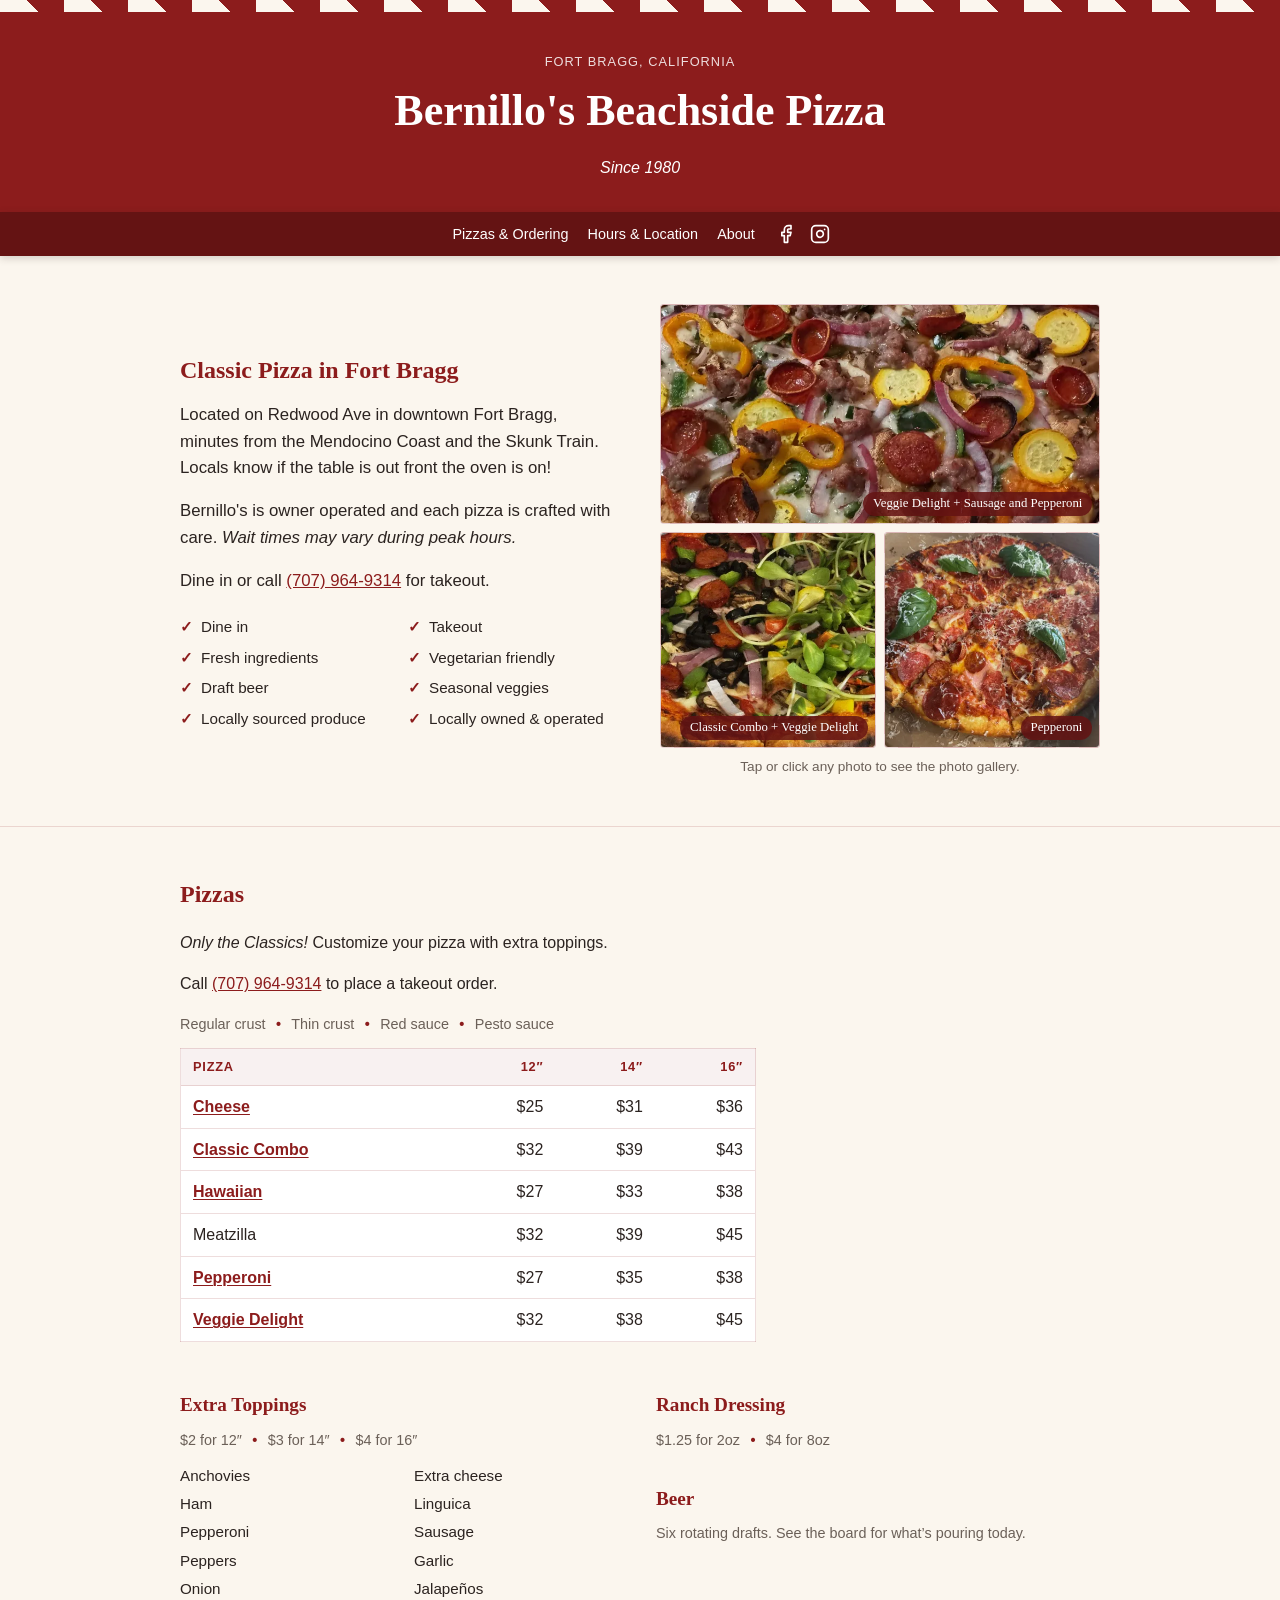
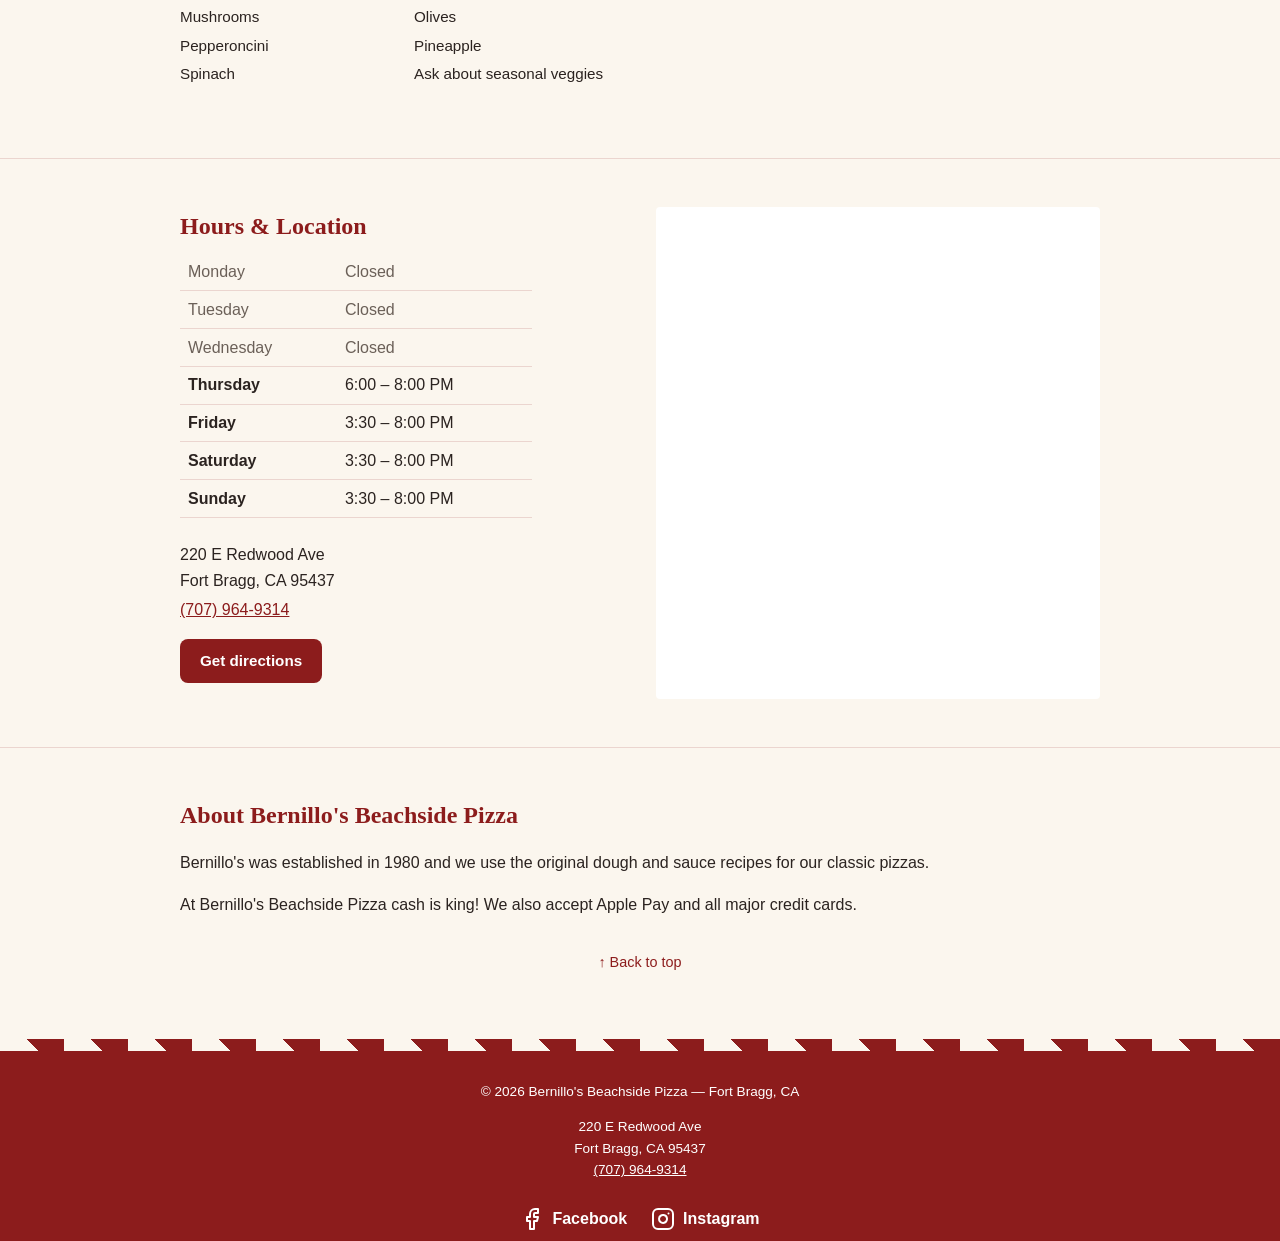
<file: index.html>
<!doctype html>
<html lang="en">
  <head>
    <meta charset="UTF-8" />
    <meta name="viewport" content="width=device-width, initial-scale=1" />
    <title>
      Bernillo's Beachside Pizza | Classic Pizza in Fort Bragg, CA Since 1980
    </title>
    <meta
      name="description"
      content="Old-school pizza parlor in downtown Fort Bragg since 1980. Original dough &amp; sauce, local produce, draft beer. Dine in or call (707) 964-9314 for takeout."
    />
    <meta name="geo.region" content="US-CA" />
    <meta name="geo.placename" content="Fort Bragg" />
    <meta name="theme-color" content="#8c1c1c" />
    <meta
      name="google-site-verification"
      content="IWrSsJt8vo3y7JK7r3uJRB822tUD-5wkfXXG4CgSBIU"
    />

    <!-- Open Graph -->
    <meta property="og:title" content="Bernillo's Beachside Pizza" />
    <meta
      property="og:description"
      content="Old-school pizza parlor in downtown Fort Bragg since 1980. Original dough &amp; sauce, local produce, draft beer. Dine in or call (707) 964-9314 for takeout."
    />
    <meta property="og:type" content="website" />
    <meta property="og:locale" content="en_US" />
    <meta property="og:site_name" content="Bernillo's Beachside Pizza" />
    <meta property="og:url" content="https://bernillosbeachsidepizza.com/" />
    <meta
      property="og:image"
      content="https://bernillosbeachsidepizza.com/images/og-image.jpg"
    />
    <meta property="og:image:width" content="1200" />
    <meta property="og:image:height" content="630" />
    <meta
      property="og:image:alt"
      content="A whole pizza topped with pepperoni, sausage, peppers, onion, and squash"
    />
    <meta name="twitter:card" content="summary_large_image" />
    <link rel="canonical" href="https://bernillosbeachsidepizza.com/" />

    <link rel="stylesheet" href="styles.css" />
    <!-- Pizza emoji favicon: inline SVG for modern browsers, PNG fallbacks for the rest -->
    <link
      rel="icon"
      type="image/svg+xml"
      href="data:image/svg+xml,%3Csvg xmlns=%27http://www.w3.org/2000/svg%27 viewBox=%270 0 100 100%27%3E%3Ctext y=%27.9em%27 font-size=%2790%27%3E%F0%9F%8D%95%3C/text%3E%3C/svg%3E"
    />
    <link rel="icon" type="image/png" sizes="64x64" href="images/favicon.png" />
    <link
      rel="apple-touch-icon"
      sizes="180x180"
      href="images/apple-touch-icon.png"
    />

    <script type="application/ld+json">
      {
        "@context": "https://schema.org",
        "@type": "Restaurant",
        "@id": "https://bernillosbeachsidepizza.com/#restaurant",
        "name": "Bernillo's Beachside Pizza",
        "alternateName": ["Bernillo's Pizza", "Bernillo's"],
        "url": "https://bernillosbeachsidepizza.com/",
        "image": [
          "https://bernillosbeachsidepizza.com/images/og-image.jpg",
          "https://bernillosbeachsidepizza.com/images/veggie-add-meat.jpg",
          "https://bernillosbeachsidepizza.com/images/combo-veggie.jpg",
          "https://bernillosbeachsidepizza.com/images/pepperoni-2.jpg"
        ],
        "servesCuisine": "Pizza",
        "priceRange": "$25–$45",
        "foundingDate": "1980",
        "acceptsReservations": false,
        "paymentAccepted": "Cash, Credit Card, Apple Pay",
        "currenciesAccepted": "USD",
        "hasMap": "https://www.google.com/maps?cid=17062750359389575911",
        "sameAs": [
          "https://www.facebook.com/BernillosOceansidePizza",
          "https://www.instagram.com/bernillosbeachsidepizza/"
        ],
        "geo": {
          "@type": "GeoCoordinates",
          "latitude": 39.4440919,
          "longitude": -123.8041182
        },
        "address": {
          "@type": "PostalAddress",
          "streetAddress": "220 E Redwood Ave",
          "addressLocality": "Fort Bragg",
          "addressRegion": "CA",
          "postalCode": "95437",
          "addressCountry": "US"
        },
        "telephone": "+1-707-964-9314",
        "openingHoursSpecification": [
          {
            "@type": "OpeningHoursSpecification",
            "dayOfWeek": "Thursday",
            "opens": "18:00",
            "closes": "20:00"
          },
          {
            "@type": "OpeningHoursSpecification",
            "dayOfWeek": "Friday",
            "opens": "15:30",
            "closes": "20:00"
          },
          {
            "@type": "OpeningHoursSpecification",
            "dayOfWeek": "Saturday",
            "opens": "15:30",
            "closes": "20:00"
          },
          {
            "@type": "OpeningHoursSpecification",
            "dayOfWeek": "Sunday",
            "opens": "15:30",
            "closes": "20:00"
          }
        ],
        "hasMenu": {
          "@type": "Menu",
          "name": "Pizzas",
          "url": "https://bernillosbeachsidepizza.com/#menu",
          "description": "Just the classics. Regular or thin crust, red or pesto sauce. Extra toppings $2 / $3 / $4 by size.",
          "hasMenuSection": {
            "@type": "MenuSection",
            "name": "Pizzas",
            "hasMenuItem": [
              {
                "@type": "MenuItem",
                "name": "Cheese",
                "offers": [
                  { "@type": "Offer", "name": "12-inch", "price": "25", "priceCurrency": "USD" },
                  { "@type": "Offer", "name": "14-inch", "price": "31", "priceCurrency": "USD" },
                  { "@type": "Offer", "name": "16-inch", "price": "36", "priceCurrency": "USD" }
                ]
              },
              {
                "@type": "MenuItem",
                "name": "Classic Combo",
                "offers": [
                  { "@type": "Offer", "name": "12-inch", "price": "32", "priceCurrency": "USD" },
                  { "@type": "Offer", "name": "14-inch", "price": "39", "priceCurrency": "USD" },
                  { "@type": "Offer", "name": "16-inch", "price": "43", "priceCurrency": "USD" }
                ]
              },
              {
                "@type": "MenuItem",
                "name": "Hawaiian",
                "offers": [
                  { "@type": "Offer", "name": "12-inch", "price": "27", "priceCurrency": "USD" },
                  { "@type": "Offer", "name": "14-inch", "price": "33", "priceCurrency": "USD" },
                  { "@type": "Offer", "name": "16-inch", "price": "38", "priceCurrency": "USD" }
                ]
              },
              {
                "@type": "MenuItem",
                "name": "Meatzilla",
                "offers": [
                  { "@type": "Offer", "name": "12-inch", "price": "32", "priceCurrency": "USD" },
                  { "@type": "Offer", "name": "14-inch", "price": "39", "priceCurrency": "USD" },
                  { "@type": "Offer", "name": "16-inch", "price": "45", "priceCurrency": "USD" }
                ]
              },
              {
                "@type": "MenuItem",
                "name": "Pepperoni",
                "offers": [
                  { "@type": "Offer", "name": "12-inch", "price": "27", "priceCurrency": "USD" },
                  { "@type": "Offer", "name": "14-inch", "price": "35", "priceCurrency": "USD" },
                  { "@type": "Offer", "name": "16-inch", "price": "38", "priceCurrency": "USD" }
                ]
              },
              {
                "@type": "MenuItem",
                "name": "Veggie Delight",
                "suitableForDiet": "https://schema.org/VegetarianDiet",
                "offers": [
                  { "@type": "Offer", "name": "12-inch", "price": "32", "priceCurrency": "USD" },
                  { "@type": "Offer", "name": "14-inch", "price": "38", "priceCurrency": "USD" },
                  { "@type": "Offer", "name": "16-inch", "price": "45", "priceCurrency": "USD" }
                ]
              }
            ]
          }
        }
      }
    </script>
  </head>

  <body id="top">
    <a class="skip-link" href="#main">Skip to main content</a>

    <header class="site-header">
      <div class="checkered-band" aria-hidden="true"></div>
      <div class="wrap">
        <p class="eyebrow">Fort Bragg, California</p>
        <h1>Bernillo's Beachside Pizza</h1>
        <p class="tagline">Since 1980</p>
      </div>
    </header>

    <nav class="site-nav" aria-label="Primary">
      <ul class="nav-links">
        <li><a href="#menu">Pizzas &amp; Ordering</a></li>
        <li><a href="#hours-location">Hours &amp; Location</a></li>
        <li><a href="#about">About</a></li>
      </ul>
      <!-- TODO: update the Facebook URL once the page is renamed to match the new
           naming convention (currently BernillosOceansidePizza) -->
      <ul class="nav-social">
        <li>
          <a
            href="https://www.facebook.com/BernillosOceansidePizza"
            aria-label="Bernillo's Beachside Pizza on Facebook"
          >
            <svg viewBox="0 0 24 24" aria-hidden="true" focusable="false">
              <path
                d="M18 2h-3a5 5 0 0 0-5 5v3H7v4h3v8h4v-8h3l1-4h-4V7a1 1 0 0 1 1-1h3z"
              />
            </svg>
          </a>
        </li>
        <li>
          <a
            href="https://www.instagram.com/bernillosbeachsidepizza/"
            aria-label="Bernillo's Beachside Pizza on Instagram"
          >
            <svg viewBox="0 0 24 24" aria-hidden="true" focusable="false">
              <rect x="2" y="2" width="20" height="20" rx="5" ry="5" />
              <path d="M16 11.37A4 4 0 1 1 12.63 8 4 4 0 0 1 16 11.37z" />
              <line x1="17.5" y1="6.5" x2="17.51" y2="6.5" />
            </svg>
          </a>
        </li>
      </ul>
    </nav>

    <main id="main" tabindex="-1">
      <section class="hero" aria-labelledby="hero-heading">
        <div class="wrap">
          <div class="hero-layout">
            <div class="hero-copy">
              <h2 id="hero-heading">Classic Pizza in Fort Bragg</h2>
              <p class="hero-intro">
                Located on Redwood Ave in downtown Fort Bragg, minutes from the
                Mendocino Coast and the Skunk Train. Locals know if the table is
                out front the oven is on!
              </p>
              <p class="hero-intro">
                Bernillo's is owner operated and each pizza is crafted with
                care. <em>Wait times may vary during peak hours.</em>
              </p>
              <p class="hero-intro">
                Dine in or call
                <a href="tel:+17079649314">(707)&nbsp;964&#8209;9314</a> for
                takeout.
              </p>
              <ul class="hero-perks">
                <li>Dine in</li>
                <li>Takeout</li>
                <li>Fresh ingredients</li>
                <li>Vegetarian friendly</li>
                <li>Draft beer</li>
                <li>Seasonal veggies</li>
                <li>Locally sourced produce</li>
                <li>Locally owned &amp; operated</li>
              </ul>
            </div>

            <div class="hero-photos">
              <div class="photo-grid">
                <figure class="photo-tile">
                  <a
                    class="photo-link"
                    href="#photo-1"
                    aria-label="View larger photo of Veggie Delight + Sausage and Pepperoni"
                  >
                    <picture>
                      <source
                        type="image/webp"
                        srcset="
                          images/veggie-add-meat-400.webp  400w,
                          images/veggie-add-meat-800.webp  800w,
                          images/veggie-add-meat.webp     1600w
                        "
                        sizes="(min-width: 60rem) 27.5rem, (min-width: 40rem) calc(50vw - 2.5rem), calc(33vw - 1.2rem)"
                      />
                      <img
                        class="photo"
                        src="images/veggie-add-meat-800.jpg"
                        srcset="
                          images/veggie-add-meat-400.jpg  400w,
                          images/veggie-add-meat-800.jpg  800w,
                          images/veggie-add-meat.jpg     1600w
                        "
                        sizes="(min-width: 60rem) 27.5rem, (min-width: 40rem) calc(50vw - 2.5rem), calc(33vw - 1.2rem)"
                        width="1600"
                        height="1504"
                        alt="A whole pizza topped with pepperoni, sausage, peppers, onion, and squash"
                        fetchpriority="high"
                      />
                    </picture>
                  </a>
                  <figcaption class="photo-badge">
                    <span>Veggie Delight + Sausage and Pepperoni</span>
                  </figcaption>
                </figure>
                <figure class="photo-tile">
                  <a
                    class="photo-link"
                    href="#photo-2"
                    aria-label="View larger photo of Classic Combo + Veggie Delight"
                  >
                    <picture>
                      <source
                        type="image/webp"
                        srcset="
                          images/combo-veggie-400.webp  400w,
                          images/combo-veggie-800.webp  800w,
                          images/combo-veggie.webp     1600w
                        "
                        sizes="(min-width: 60rem) 13.5rem, (min-width: 40rem) calc(25vw - 1.5rem), calc(33vw - 1.2rem)"
                      />
                      <img
                        class="photo"
                        src="images/combo-veggie-800.jpg"
                        srcset="
                          images/combo-veggie-400.jpg  400w,
                          images/combo-veggie-800.jpg  800w,
                          images/combo-veggie.jpg     1600w
                        "
                        sizes="(min-width: 60rem) 13.5rem, (min-width: 40rem) calc(25vw - 1.5rem), calc(33vw - 1.2rem)"
                        width="1105"
                        height="1200"
                        alt="Close-up of a pizza with olives, peppers, onion, and fresh greens"
                      />
                    </picture>
                  </a>
                  <figcaption class="photo-badge">
                    <span>Classic Combo + Veggie Delight</span>
                  </figcaption>
                </figure>
                <figure class="photo-tile">
                  <a
                    class="photo-link"
                    href="#photo-3"
                    aria-label="View larger photo of Pepperoni"
                  >
                    <picture>
                      <source
                        type="image/webp"
                        srcset="
                          images/pepperoni-2-400.webp  400w,
                          images/pepperoni-2-800.webp  800w,
                          images/pepperoni-2.webp     1600w
                        "
                        sizes="(min-width: 60rem) 13.5rem, (min-width: 40rem) calc(25vw - 1.5rem), calc(33vw - 1.2rem)"
                      />
                      <img
                        class="photo"
                        src="images/pepperoni-2-800.jpg"
                        srcset="
                          images/pepperoni-2-400.jpg  400w,
                          images/pepperoni-2-800.jpg  800w,
                          images/pepperoni-2.jpg     1600w
                        "
                        sizes="(min-width: 60rem) 13.5rem, (min-width: 40rem) calc(25vw - 1.5rem), calc(33vw - 1.2rem)"
                        width="1549"
                        height="1600"
                        alt="A whole pepperoni pizza with fresh basil leaves and a heavy dusting of parmesan"
                      />
                    </picture>
                  </a>
                  <figcaption class="photo-badge">
                    <span>Pepperoni</span>
                  </figcaption>
                </figure>
              </div>
              <p class="photo-hint">
                Tap or click any photo to see the photo gallery.
              </p>
            </div>
          </div>

          <!-- CSS-only lightbox: one overlay, shown via :has(:target) when a photo link
              is followed. Slides snap-scroll horizontally, so swiping moves between
              photos; the arrows are fragment links for mouse and keyboard users. -->
          <div
            class="lightbox"
            role="dialog"
            aria-modal="true"
            aria-label="Enlarged photos"
          >
            <div class="lightbox-strip">
              <figure
                class="lightbox-slide"
                id="photo-1"
                aria-labelledby="photo-1-caption"
              >
                <a
                  class="lightbox-backdrop"
                  href="#!"
                  aria-label="Close enlarged photos"
                ></a>
                <picture>
                  <source type="image/webp" srcset="images/veggie-add-meat.webp" />
                  <img
                    src="images/veggie-add-meat.jpg"
                    width="1600"
                    height="1504"
                    alt="A whole pizza topped with pepperoni, sausage, peppers, onion, and squash"
                    loading="lazy"
                  />
                </picture>
                <a
                  class="lightbox-arrow lightbox-next"
                  href="#photo-2"
                  aria-label="Next photo: Classic Combo + Veggie Delight"
                  ><svg
                    viewBox="0 0 24 24"
                    aria-hidden="true"
                    focusable="false"
                  >
                    <path d="M9 5l7 7-7 7" /></svg
                ></a>
                <figcaption id="photo-1-caption">
                  Veggie Delight + Sausage and Pepperoni
                </figcaption>
              </figure>
              <figure
                class="lightbox-slide"
                id="photo-2"
                aria-labelledby="photo-2-caption"
              >
                <a
                  class="lightbox-backdrop"
                  href="#!"
                  aria-label="Close enlarged photos"
                ></a>
                <picture>
                  <source type="image/webp" srcset="images/combo-veggie.webp" />
                  <img
                    src="images/combo-veggie.jpg"
                    width="1105"
                    height="1200"
                    alt="Close-up of a pizza with olives, peppers, onion, and fresh greens"
                    loading="lazy"
                  />
                </picture>
                <a
                  class="lightbox-arrow lightbox-prev"
                  href="#photo-1"
                  aria-label="Previous photo: Veggie Delight + Sausage and Pepperoni"
                  ><svg
                    viewBox="0 0 24 24"
                    aria-hidden="true"
                    focusable="false"
                  >
                    <path d="M15 5l-7 7 7 7" /></svg
                ></a>
                <a
                  class="lightbox-arrow lightbox-next"
                  href="#photo-3"
                  aria-label="Next photo: Pepperoni"
                  ><svg
                    viewBox="0 0 24 24"
                    aria-hidden="true"
                    focusable="false"
                  >
                    <path d="M9 5l7 7-7 7" /></svg
                ></a>
                <figcaption id="photo-2-caption">
                  Classic Combo + Veggie Delight
                </figcaption>
              </figure>
              <figure
                class="lightbox-slide"
                id="photo-3"
                aria-labelledby="photo-3-caption"
              >
                <a
                  class="lightbox-backdrop"
                  href="#!"
                  aria-label="Close enlarged photos"
                ></a>
                <picture>
                  <source type="image/webp" srcset="images/pepperoni-2.webp" />
                  <img
                    src="images/pepperoni-2.jpg"
                    width="1549"
                    height="1600"
                    alt="A whole pepperoni pizza with fresh basil leaves and a heavy dusting of parmesan"
                    loading="lazy"
                  />
                </picture>
                <a
                  class="lightbox-arrow lightbox-prev"
                  href="#photo-2"
                  aria-label="Previous photo: Classic Combo + Veggie Delight"
                  ><svg
                    viewBox="0 0 24 24"
                    aria-hidden="true"
                    focusable="false"
                  >
                    <path d="M15 5l-7 7 7 7" /></svg
                ></a>
                <a
                  class="lightbox-arrow lightbox-next"
                  href="#photo-4"
                  aria-label="Next photo: Cheese"
                  ><svg
                    viewBox="0 0 24 24"
                    aria-hidden="true"
                    focusable="false"
                  >
                    <path d="M9 5l7 7-7 7" /></svg
                ></a>
                <figcaption id="photo-3-caption">Pepperoni</figcaption>
              </figure>
              <!-- Lightbox-only photos: not shown in the hero grid, reachable by
                  swiping or using the arrows once the lightbox is open -->
              <figure
                class="lightbox-slide"
                id="photo-4"
                aria-labelledby="photo-4-caption"
              >
                <a
                  class="lightbox-backdrop"
                  href="#!"
                  aria-label="Close enlarged photos"
                ></a>
                <picture>
                  <source type="image/webp" srcset="images/cheese-1.webp" />
                  <img
                    src="images/cheese-1.jpg"
                    width="1454"
                    height="1600"
                    alt="A cheese pizza topped with fresh basil leaves and grated parmesan"
                    loading="lazy"
                  />
                </picture>
                <a
                  class="lightbox-arrow lightbox-prev"
                  href="#photo-3"
                  aria-label="Previous photo: Pepperoni"
                  ><svg
                    viewBox="0 0 24 24"
                    aria-hidden="true"
                    focusable="false"
                  >
                    <path d="M15 5l-7 7 7 7" /></svg
                ></a>
                <a
                  class="lightbox-arrow lightbox-next"
                  href="#photo-5"
                  aria-label="Next photo: Cheese"
                  ><svg
                    viewBox="0 0 24 24"
                    aria-hidden="true"
                    focusable="false"
                  >
                    <path d="M9 5l7 7-7 7" /></svg
                ></a>
                <figcaption id="photo-4-caption">Cheese</figcaption>
              </figure>
              <figure
                class="lightbox-slide"
                id="photo-5"
                aria-labelledby="photo-5-caption"
              >
                <a
                  class="lightbox-backdrop"
                  href="#!"
                  aria-label="Close enlarged photos"
                ></a>
                <picture>
                  <source type="image/webp" srcset="images/cheese-2.webp" />
                  <img
                    src="images/cheese-2.jpg"
                    width="1600"
                    height="1369"
                    alt="A sliced cheese pizza topped with parsley, basil, and grated parmesan"
                    loading="lazy"
                  />
                </picture>
                <a
                  class="lightbox-arrow lightbox-prev"
                  href="#photo-4"
                  aria-label="Previous photo: Cheese"
                  ><svg
                    viewBox="0 0 24 24"
                    aria-hidden="true"
                    focusable="false"
                  >
                    <path d="M15 5l-7 7 7 7" /></svg
                ></a>
                <a
                  class="lightbox-arrow lightbox-next"
                  href="#photo-6"
                  aria-label="Next photo: Pepperoni"
                  ><svg
                    viewBox="0 0 24 24"
                    aria-hidden="true"
                    focusable="false"
                  >
                    <path d="M9 5l7 7-7 7" /></svg
                ></a>
                <figcaption id="photo-5-caption">Cheese</figcaption>
              </figure>
              <figure
                class="lightbox-slide"
                id="photo-6"
                aria-labelledby="photo-6-caption"
              >
                <a
                  class="lightbox-backdrop"
                  href="#!"
                  aria-label="Close enlarged photos"
                ></a>
                <picture>
                  <source type="image/webp" srcset="images/pepperoni-1.webp" />
                  <img
                    src="images/pepperoni-1.jpg"
                    width="1421"
                    height="1600"
                    alt="Close-up of a pepperoni pizza with fresh basil leaves and grated parmesan"
                    loading="lazy"
                  />
                </picture>
                <a
                  class="lightbox-arrow lightbox-prev"
                  href="#photo-5"
                  aria-label="Previous photo: Cheese"
                  ><svg
                    viewBox="0 0 24 24"
                    aria-hidden="true"
                    focusable="false"
                  >
                    <path d="M15 5l-7 7 7 7" /></svg
                ></a>
                <a
                  class="lightbox-arrow lightbox-next"
                  href="#photo-7"
                  aria-label="Next photo: Hawaiian"
                  ><svg
                    viewBox="0 0 24 24"
                    aria-hidden="true"
                    focusable="false"
                  >
                    <path d="M9 5l7 7-7 7" /></svg
                ></a>
                <figcaption id="photo-6-caption">Pepperoni</figcaption>
              </figure>
              <figure
                class="lightbox-slide"
                id="photo-7"
                aria-labelledby="photo-7-caption"
              >
                <a
                  class="lightbox-backdrop"
                  href="#!"
                  aria-label="Close enlarged photos"
                ></a>
                <picture>
                  <source type="image/webp" srcset="images/hawaiian.webp" />
                  <img
                    src="images/hawaiian.jpg"
                    width="1436"
                    height="1600"
                    alt="A Hawaiian pizza topped with ham, pineapple, and fresh basil"
                    loading="lazy"
                  />
                </picture>
                <a
                  class="lightbox-arrow lightbox-prev"
                  href="#photo-6"
                  aria-label="Previous photo: Pepperoni"
                  ><svg
                    viewBox="0 0 24 24"
                    aria-hidden="true"
                    focusable="false"
                  >
                    <path d="M15 5l-7 7 7 7" /></svg
                ></a>
                <a
                  class="lightbox-arrow lightbox-next"
                  href="#photo-8"
                  aria-label="Next photo: Hawaiian + Tomato"
                  ><svg
                    viewBox="0 0 24 24"
                    aria-hidden="true"
                    focusable="false"
                  >
                    <path d="M9 5l7 7-7 7" /></svg
                ></a>
                <figcaption id="photo-7-caption">Hawaiian</figcaption>
              </figure>
              <figure
                class="lightbox-slide"
                id="photo-8"
                aria-labelledby="photo-8-caption"
              >
                <a
                  class="lightbox-backdrop"
                  href="#!"
                  aria-label="Close enlarged photos"
                ></a>
                <picture>
                  <source type="image/webp" srcset="images/hawaiian-tomato.webp" />
                  <img
                    src="images/hawaiian-tomato.jpg"
                    width="1441"
                    height="1600"
                    alt="A half-and-half pizza, ham and pineapple on one side and tomato and basil on the other, dusted with parmesan"
                    loading="lazy"
                  />
                </picture>
                <a
                  class="lightbox-arrow lightbox-prev"
                  href="#photo-7"
                  aria-label="Previous photo: Hawaiian"
                  ><svg
                    viewBox="0 0 24 24"
                    aria-hidden="true"
                    focusable="false"
                  >
                    <path d="M15 5l-7 7 7 7" /></svg
                ></a>
                <a
                  class="lightbox-arrow lightbox-next"
                  href="#photo-9"
                  aria-label="Next photo: Veggie Delight"
                  ><svg
                    viewBox="0 0 24 24"
                    aria-hidden="true"
                    focusable="false"
                  >
                    <path d="M9 5l7 7-7 7" /></svg
                ></a>
                <figcaption id="photo-8-caption">Hawaiian + Tomato</figcaption>
              </figure>
              <figure
                class="lightbox-slide"
                id="photo-9"
                aria-labelledby="photo-9-caption"
              >
                <a
                  class="lightbox-backdrop"
                  href="#!"
                  aria-label="Close enlarged photos"
                ></a>
                <picture>
                  <source type="image/webp" srcset="images/veggie-delight-1.webp" />
                  <img
                    src="images/veggie-delight-1.jpg"
                    width="1600"
                    height="1370"
                    alt="A pizza piled with peppers, tomatoes, squash, spinach, and fresh greens"
                    loading="lazy"
                  />
                </picture>
                <a
                  class="lightbox-arrow lightbox-prev"
                  href="#photo-8"
                  aria-label="Previous photo: Hawaiian + Tomato"
                  ><svg
                    viewBox="0 0 24 24"
                    aria-hidden="true"
                    focusable="false"
                  >
                    <path d="M15 5l-7 7 7 7" /></svg
                ></a>
                <a
                  class="lightbox-arrow lightbox-next"
                  href="#photo-10"
                  aria-label="Next photo: Veggie Delight"
                  ><svg
                    viewBox="0 0 24 24"
                    aria-hidden="true"
                    focusable="false"
                  >
                    <path d="M9 5l7 7-7 7" /></svg
                ></a>
                <figcaption id="photo-9-caption">Veggie Delight</figcaption>
              </figure>
              <figure
                class="lightbox-slide"
                id="photo-10"
                aria-labelledby="photo-10-caption"
              >
                <a
                  class="lightbox-backdrop"
                  href="#!"
                  aria-label="Close enlarged photos"
                ></a>
                <picture>
                  <source type="image/webp" srcset="images/veggie-delight-2.webp" />
                  <img
                    src="images/veggie-delight-2.jpg"
                    width="991"
                    height="1600"
                    alt="Close-up of a veggie pizza with tomatoes, squash, red onion, peppers, and fresh basil"
                    loading="lazy"
                  />
                </picture>
                <a
                  class="lightbox-arrow lightbox-prev"
                  href="#photo-9"
                  aria-label="Previous photo: Veggie Delight"
                  ><svg
                    viewBox="0 0 24 24"
                    aria-hidden="true"
                    focusable="false"
                  >
                    <path d="M15 5l-7 7 7 7" /></svg
                ></a>
                <a
                  class="lightbox-arrow lightbox-next"
                  href="#photo-11"
                  aria-label="Next photo: Seasonal Special"
                  ><svg
                    viewBox="0 0 24 24"
                    aria-hidden="true"
                    focusable="false"
                  >
                    <path d="M9 5l7 7-7 7" /></svg
                ></a>
                <figcaption id="photo-10-caption">Veggie Delight</figcaption>
              </figure>
              <figure
                class="lightbox-slide"
                id="photo-11"
                aria-labelledby="photo-11-caption"
              >
                <a
                  class="lightbox-backdrop"
                  href="#!"
                  aria-label="Close enlarged photos"
                ></a>
                <picture>
                  <source type="image/webp" srcset="images/seasonal-special.webp" />
                  <img
                    src="images/seasonal-special.jpg"
                    width="1014"
                    height="1200"
                    alt="Close-up of a pizza with prosciutto, sausage, olives, and pepperoncini"
                    loading="lazy"
                  />
                </picture>
                <a
                  class="lightbox-arrow lightbox-prev"
                  href="#photo-10"
                  aria-label="Previous photo: Veggie Delight"
                  ><svg
                    viewBox="0 0 24 24"
                    aria-hidden="true"
                    focusable="false"
                  >
                    <path d="M15 5l-7 7 7 7" /></svg
                ></a>
                <figcaption id="photo-11-caption">Seasonal Special</figcaption>
              </figure>
            </div>
            <a
              class="lightbox-close"
              href="#!"
              aria-label="Close enlarged photos"
              ><svg viewBox="0 0 24 24" aria-hidden="true" focusable="false">
                <path d="M6 6l12 12M18 6L6 18" /></svg
            ></a>
          </div>
        </div>
      </section>

      <section id="menu" class="section">
        <div class="wrap">
          <h2>Pizzas</h2>
          <p>
            <span class="section-lede">Only the Classics!</span> Customize your
            pizza with extra toppings.
          </p>
          <p>
            Call <a href="tel:+17079649314">(707)&nbsp;964&#8209;9314</a> to
            place a takeout order.
          </p>

          <p class="menu-note">
            Regular crust
            <span class="dot" aria-hidden="true">&bull;</span> Thin crust
            <span class="dot" aria-hidden="true">&bull;</span> Red sauce
            <span class="dot" aria-hidden="true">&bull;</span> Pesto sauce
          </p>
          <table class="menu-table">
            <thead>
              <tr>
                <th scope="col">Pizza</th>
                <th scope="col">12&Prime;</th>
                <th scope="col">14&Prime;</th>
                <th scope="col">16&Prime;</th>
              </tr>
            </thead>
            <tbody>
              <tr>
                <th scope="row">
                  <a class="menu-photo-link" href="#cheese-1"
                    >Cheese<span class="visually-hidden">
                      (view photos)</span
                    ></a
                  >
                </th>
                <td>$25</td>
                <td>$31</td>
                <td>$36</td>
              </tr>
              <tr>
                <th scope="row">
                  <a class="menu-photo-link" href="#combo-1"
                    >Classic Combo<span class="visually-hidden">
                      (view photos)</span
                    ></a
                  >
                </th>
                <td>$32</td>
                <td>$39</td>
                <td>$43</td>
              </tr>
              <tr>
                <th scope="row">
                  <a class="menu-photo-link" href="#hawaiian-1"
                    >Hawaiian<span class="visually-hidden">
                      (view photos)</span
                    ></a
                  >
                </th>
                <td>$27</td>
                <td>$33</td>
                <td>$38</td>
              </tr>
              <tr>
                <th scope="row">Meatzilla</th>
                <td>$32</td>
                <td>$39</td>
                <td>$45</td>
              </tr>
              <tr>
                <th scope="row">
                  <a class="menu-photo-link" href="#pepperoni-1"
                    >Pepperoni<span class="visually-hidden">
                      (view photos)</span
                    ></a
                  >
                </th>
                <td>$27</td>
                <td>$35</td>
                <td>$38</td>
              </tr>
              <tr>
                <th scope="row">
                  <a class="menu-photo-link" href="#veggie-delight-1"
                    >Veggie Delight<span class="visually-hidden">
                      (view photos)</span
                    ></a
                  >
                </th>
                <td>$32</td>
                <td>$38</td>
                <td>$45</td>
              </tr>
            </tbody>
          </table>

          <!-- Per-pizza lightboxes, opened from the pizza names in the table above.
              Same CSS-only mechanism as the hero gallery: each is shown while one of
              its slides is the URL fragment. -->
          <div
            class="lightbox"
            role="dialog"
            aria-modal="true"
            aria-label="Cheese photos"
          >
            <div class="lightbox-strip">
              <figure
                class="lightbox-slide"
                id="cheese-1"
                aria-labelledby="cheese-1-caption"
              >
                <a
                  class="lightbox-backdrop"
                  href="#!"
                  aria-label="Close enlarged photos"
                ></a>
                <picture>
                  <source type="image/webp" srcset="images/cheese-1.webp" />
                  <img
                    src="images/cheese-1.jpg"
                    width="1454"
                    height="1600"
                    alt="A cheese pizza topped with fresh basil leaves and grated parmesan"
                    loading="lazy"
                  />
                </picture>
                <a
                  class="lightbox-arrow lightbox-next"
                  href="#cheese-2"
                  aria-label="Next photo"
                  ><svg
                    viewBox="0 0 24 24"
                    aria-hidden="true"
                    focusable="false"
                  >
                    <path d="M9 5l7 7-7 7" /></svg
                ></a>
                <figcaption id="cheese-1-caption">Cheese (1 of 2)</figcaption>
              </figure>
              <figure
                class="lightbox-slide"
                id="cheese-2"
                aria-labelledby="cheese-2-caption"
              >
                <a
                  class="lightbox-backdrop"
                  href="#!"
                  aria-label="Close enlarged photos"
                ></a>
                <picture>
                  <source type="image/webp" srcset="images/cheese-2.webp" />
                  <img
                    src="images/cheese-2.jpg"
                    width="1600"
                    height="1369"
                    alt="A sliced cheese pizza topped with parsley, basil, and grated parmesan"
                    loading="lazy"
                  />
                </picture>
                <a
                  class="lightbox-arrow lightbox-prev"
                  href="#cheese-1"
                  aria-label="Previous photo"
                  ><svg
                    viewBox="0 0 24 24"
                    aria-hidden="true"
                    focusable="false"
                  >
                    <path d="M15 5l-7 7 7 7" /></svg
                ></a>
                <figcaption id="cheese-2-caption">Cheese (2 of 2)</figcaption>
              </figure>
            </div>
            <a
              class="lightbox-close"
              href="#!"
              aria-label="Close enlarged photos"
              ><svg viewBox="0 0 24 24" aria-hidden="true" focusable="false">
                <path d="M6 6l12 12M18 6L6 18" /></svg
            ></a>
          </div>
          <div
            class="lightbox"
            role="dialog"
            aria-modal="true"
            aria-label="Classic combo photos"
          >
            <div class="lightbox-strip">
              <figure
                class="lightbox-slide"
                id="combo-1"
                aria-labelledby="combo-1-caption"
              >
                <a
                  class="lightbox-backdrop"
                  href="#!"
                  aria-label="Close enlarged photos"
                ></a>
                <picture>
                  <source type="image/webp" srcset="images/combo-1.webp" />
                  <img
                    src="images/combo-1.jpg"
                    width="1200"
                    height="1600"
                    alt="A Classic Combo pizza topped with pepperoni, sausage, mushrooms, olives, onion, peppers"
                    loading="lazy"
                  />
                </picture>
                <figcaption id="combo-1-caption">Classic Combo</figcaption>
              </figure>
            </div>
            <a
              class="lightbox-close"
              href="#!"
              aria-label="Close enlarged photos"
              ><svg viewBox="0 0 24 24" aria-hidden="true" focusable="false">
                <path d="M6 6l12 12M18 6L6 18" /></svg
            ></a>
          </div>
          <div
            class="lightbox"
            role="dialog"
            aria-modal="true"
            aria-label="Hawaiian photos"
          >
            <div class="lightbox-strip">
              <figure
                class="lightbox-slide"
                id="hawaiian-1"
                aria-labelledby="hawaiian-1-caption"
              >
                <a
                  class="lightbox-backdrop"
                  href="#!"
                  aria-label="Close enlarged photos"
                ></a>
                <picture>
                  <source type="image/webp" srcset="images/hawaiian.webp" />
                  <img
                    src="images/hawaiian.jpg"
                    width="1436"
                    height="1600"
                    alt="A Hawaiian pizza topped with ham, pineapple, and fresh basil"
                    loading="lazy"
                  />
                </picture>
                <figcaption id="hawaiian-1-caption">Hawaiian</figcaption>
              </figure>
            </div>
            <a
              class="lightbox-close"
              href="#!"
              aria-label="Close enlarged photos"
              ><svg viewBox="0 0 24 24" aria-hidden="true" focusable="false">
                <path d="M6 6l12 12M18 6L6 18" /></svg
            ></a>
          </div>
          <div
            class="lightbox"
            role="dialog"
            aria-modal="true"
            aria-label="Pepperoni photos"
          >
            <div class="lightbox-strip">
              <figure
                class="lightbox-slide"
                id="pepperoni-1"
                aria-labelledby="pepperoni-1-caption"
              >
                <a
                  class="lightbox-backdrop"
                  href="#!"
                  aria-label="Close enlarged photos"
                ></a>
                <picture>
                  <source type="image/webp" srcset="images/pepperoni-1.webp" />
                  <img
                    src="images/pepperoni-1.jpg"
                    width="1421"
                    height="1600"
                    alt="Close-up of a pepperoni pizza with fresh basil leaves and grated parmesan"
                    loading="lazy"
                  />
                </picture>
                <a
                  class="lightbox-arrow lightbox-next"
                  href="#pepperoni-2"
                  aria-label="Next photo"
                  ><svg
                    viewBox="0 0 24 24"
                    aria-hidden="true"
                    focusable="false"
                  >
                    <path d="M9 5l7 7-7 7" /></svg
                ></a>
                <figcaption id="pepperoni-1-caption">
                  Pepperoni (1 of 2)
                </figcaption>
              </figure>
              <figure
                class="lightbox-slide"
                id="pepperoni-2"
                aria-labelledby="pepperoni-2-caption"
              >
                <a
                  class="lightbox-backdrop"
                  href="#!"
                  aria-label="Close enlarged photos"
                ></a>
                <picture>
                  <source type="image/webp" srcset="images/pepperoni-2.webp" />
                  <img
                    src="images/pepperoni-2.jpg"
                    width="1549"
                    height="1600"
                    alt="A whole pepperoni pizza with fresh basil leaves and a heavy dusting of parmesan"
                    loading="lazy"
                  />
                </picture>
                <a
                  class="lightbox-arrow lightbox-prev"
                  href="#pepperoni-1"
                  aria-label="Previous photo"
                  ><svg
                    viewBox="0 0 24 24"
                    aria-hidden="true"
                    focusable="false"
                  >
                    <path d="M15 5l-7 7 7 7" /></svg
                ></a>
                <figcaption id="pepperoni-2-caption">
                  Pepperoni (2 of 2)
                </figcaption>
              </figure>
            </div>
            <a
              class="lightbox-close"
              href="#!"
              aria-label="Close enlarged photos"
              ><svg viewBox="0 0 24 24" aria-hidden="true" focusable="false">
                <path d="M6 6l12 12M18 6L6 18" /></svg
            ></a>
          </div>
          <div
            class="lightbox"
            role="dialog"
            aria-modal="true"
            aria-label="Veggie Delight photos"
          >
            <div class="lightbox-strip">
              <figure
                class="lightbox-slide"
                id="veggie-delight-1"
                aria-labelledby="veggie-delight-1-caption"
              >
                <a
                  class="lightbox-backdrop"
                  href="#!"
                  aria-label="Close enlarged photos"
                ></a>
                <picture>
                  <source type="image/webp" srcset="images/veggie-delight-1.webp" />
                  <img
                    src="images/veggie-delight-1.jpg"
                    width="1600"
                    height="1370"
                    alt="A pizza piled with peppers, tomatoes, squash, spinach, and fresh greens"
                    loading="lazy"
                  />
                </picture>
                <a
                  class="lightbox-arrow lightbox-next"
                  href="#veggie-delight-2"
                  aria-label="Next photo"
                  ><svg
                    viewBox="0 0 24 24"
                    aria-hidden="true"
                    focusable="false"
                  >
                    <path d="M9 5l7 7-7 7" /></svg
                ></a>
                <figcaption id="veggie-delight-1-caption">
                  Veggie Delight (1 of 2)
                </figcaption>
              </figure>
              <figure
                class="lightbox-slide"
                id="veggie-delight-2"
                aria-labelledby="veggie-delight-2-caption"
              >
                <a
                  class="lightbox-backdrop"
                  href="#!"
                  aria-label="Close enlarged photos"
                ></a>
                <picture>
                  <source type="image/webp" srcset="images/veggie-delight-2.webp" />
                  <img
                    src="images/veggie-delight-2.jpg"
                    width="991"
                    height="1600"
                    alt="Close-up of a veggie pizza with tomatoes, squash, red onion, peppers, and fresh basil"
                    loading="lazy"
                  />
                </picture>
                <a
                  class="lightbox-arrow lightbox-prev"
                  href="#veggie-delight-1"
                  aria-label="Previous photo"
                  ><svg
                    viewBox="0 0 24 24"
                    aria-hidden="true"
                    focusable="false"
                  >
                    <path d="M15 5l-7 7 7 7" /></svg
                ></a>
                <figcaption id="veggie-delight-2-caption">
                  Veggie Delight (2 of 2)
                </figcaption>
              </figure>
            </div>
            <a
              class="lightbox-close"
              href="#!"
              aria-label="Close enlarged photos"
              ><svg viewBox="0 0 24 24" aria-hidden="true" focusable="false">
                <path d="M6 6l12 12M18 6L6 18" /></svg
            ></a>
          </div>

          <div class="two-col menu-columns">
            <div>
              <h3 class="menu-heading">Extra Toppings</h3>
              <p class="menu-note">
                $2 for 12&Prime;
                <span class="dot" aria-hidden="true">&bull;</span> $3 for
                14&Prime; <span class="dot" aria-hidden="true">&bull;</span> $4
                for 16&Prime;
              </p>
              <ul class="toppings-list">
                <li>Anchovies</li>
                <li>Extra cheese</li>
                <li>Ham</li>
                <li>Linguica</li>
                <li>Pepperoni</li>
                <li>Sausage</li>
                <li>Peppers</li>
                <li>Garlic</li>
                <li>Onion</li>
                <li>Jalape&ntilde;os</li>
                <li>Mushrooms</li>
                <li>Olives</li>
                <li>Pepperoncini</li>
                <li>Pineapple</li>
                <li>Spinach</li>
                <li>Ask about seasonal veggies</li>
              </ul>
            </div>
            <div>
              <h3 class="menu-heading">Ranch Dressing</h3>
              <p class="menu-note">
                $1.25 for 2oz
                <span class="dot" aria-hidden="true">&bull;</span> $4 for 8oz
              </p>

              <h3 class="menu-heading">Beer</h3>
              <p class="menu-note">
                Six rotating drafts. See the board for what&rsquo;s pouring
                today.
              </p>
            </div>
          </div>
        </div>
      </section>

      <section id="hours-location" class="section">
        <div class="wrap two-col">
          <div>
            <h2>Hours &amp; Location</h2>
            <table class="hours-table">
              <tbody>
                <tr class="is-closed">
                  <th scope="row">Monday</th>
                  <td>Closed</td>
                </tr>
                <tr class="is-closed">
                  <th scope="row">Tuesday</th>
                  <td>Closed</td>
                </tr>
                <tr class="is-closed">
                  <th scope="row">Wednesday</th>
                  <td>Closed</td>
                </tr>
                <tr>
                  <th scope="row">Thursday</th>
                  <td>6:00 &ndash; 8:00 PM</td>
                </tr>
                <tr>
                  <th scope="row">Friday</th>
                  <td>3:30 &ndash; 8:00 PM</td>
                </tr>
                <tr>
                  <th scope="row">Saturday</th>
                  <td>3:30 &ndash; 8:00 PM</td>
                </tr>
                <tr>
                  <th scope="row">Sunday</th>
                  <td>3:30 &ndash; 8:00 PM</td>
                </tr>
              </tbody>
            </table>

            <div class="location">
              <address>
                220 E Redwood Ave<br />
                Fort Bragg, CA 95437
              </address>
              <a href="tel:+17079649314">(707)&nbsp;964&#8209;9314</a>
              <p>
                <a
                  class="button"
                  href="https://www.google.com/maps/place/Bernillo's+Pizza/@39.444096,-123.8066985,17z/data=!4m14!1m7!3m6!1s0x8080351c4e072e29:0xeccb110cae959ae7!2sBernillo's+Pizza!8m2!3d39.4440919!4d-123.8041182!16s%2Fg%2F11kqc1y_v5!3m5!1s0x8080351c4e072e29:0xeccb110cae959ae7!8m2!3d39.4440919!4d-123.8041182!16s%2Fg%2F11kqc1y_v5?entry=ttu&amp;g_ep=EgoyMDI2MDkyMy4wIKXMDSoASAFQAw%3D%3D"
                  >Get directions</a
                >
              </p>
            </div>
          </div>

          <div class="map-embed">
            <iframe
              src="https://www.google.com/maps?q=Bernillo's+Pizza,+220+E+Redwood+Ave,+Fort+Bragg,+CA+95437&amp;z=16&amp;output=embed"
              title="Map showing Bernillo's Beachside Pizza at 220 E Redwood Ave, Fort Bragg, CA"
              loading="lazy"
              allowfullscreen
              referrerpolicy="no-referrer-when-downgrade"
            ></iframe>
          </div>
        </div>
      </section>

      <section id="about" class="section">
        <div class="wrap">
          <h2>About Bernillo's Beachside Pizza</h2>
          <p>
            Bernillo's was established in 1980 and we use the original dough and
            sauce recipes for our classic pizzas.
          </p>
          <p>
            At Bernillo's Beachside Pizza cash is king! We also accept Apple Pay
            and all major credit cards.
          </p>
        </div>
        <p class="back-to-top"><a href="#top">&uarr; Back to top</a></p>
      </section>
    </main>

    <footer class="site-footer">
      <div class="checkered-band" aria-hidden="true"></div>
      <div class="wrap">
        <p>&copy; 2026 Bernillo's Beachside Pizza &mdash; Fort Bragg, CA</p>
        <address>
          220 E Redwood Ave<br />
          Fort Bragg, CA 95437
        </address>
        <a href="tel:+17079649314">(707)&nbsp;964&#8209;9314</a>
      </div>
      <!-- TODO: update the Facebook URL once the page is renamed to match the new
           naming convention (currently BernillosOceansidePizza) -->
      <ul class="social-links">
        <li>
          <a
            href="https://www.facebook.com/BernillosOceansidePizza"
            aria-label="Bernillo's Beachside Pizza on Facebook"
          >
            <svg viewBox="0 0 24 24" aria-hidden="true" focusable="false">
              <path
                d="M18 2h-3a5 5 0 0 0-5 5v3H7v4h3v8h4v-8h3l1-4h-4V7a1 1 0 0 1 1-1h3z"
              />
            </svg>
            <span>Facebook</span>
          </a>
        </li>
        <li>
          <a
            href="https://www.instagram.com/bernillosbeachsidepizza/"
            aria-label="Bernillo's Beachside Pizza on Instagram"
          >
            <svg viewBox="0 0 24 24" aria-hidden="true" focusable="false">
              <rect x="2" y="2" width="20" height="20" rx="5" ry="5" />
              <path d="M16 11.37A4 4 0 1 1 12.63 8 4 4 0 0 1 16 11.37z" />
              <line x1="17.5" y1="6.5" x2="17.51" y2="6.5" />
            </svg>
            <span>Instagram</span>
          </a>
        </li>
      </ul>
    </footer>
    <script>
      // Keyboard support for the CSS-only lightboxes. Opening and closing is
      // still done by the URL fragment; this only manages focus and keys:
      // focus moves to the open slide, Tab stays inside the lightbox, Escape
      // closes, the arrow keys step between photos, and focus returns to the
      // link that opened the lightbox when it closes.
      (function () {
        var opener = null;
        var openBox = null;

        // The backdrop is an invisible hit area for mouse and touch; keyboard
        // users close with the × button or Escape instead.
        document.querySelectorAll(".lightbox-backdrop").forEach(function (a) {
          a.tabIndex = -1;
        });
        document.querySelectorAll(".lightbox-slide").forEach(function (slide) {
          slide.tabIndex = -1;
        });

        // Remember which in-page link was activated, so focus can go back to
        // it. Safari does not focus links on click, so activeElement alone is
        // not enough.
        document.addEventListener("click", function (event) {
          var link = event.target.closest('a[href^="#"]');
          if (link && !link.closest(".lightbox")) opener = link;
        });

        function currentSlide() {
          return document.querySelector(".lightbox-slide:target");
        }

        function sync() {
          var slide = currentSlide();
          if (slide) {
            openBox = slide.closest(".lightbox");
            slide.focus();
          } else if (openBox) {
            openBox = null;
            if (opener) opener.focus();
            opener = null;
          }
        }

        document.addEventListener("keydown", function (event) {
          var slide = currentSlide();
          if (!slide) return;
          var box = slide.closest(".lightbox");

          if (event.key === "Escape") {
            event.preventDefault();
            window.location.hash = "!";
            return;
          }

          if (event.key === "ArrowLeft" || event.key === "ArrowRight") {
            var arrow = slide.querySelector(
              event.key === "ArrowLeft" ? ".lightbox-prev" : ".lightbox-next",
            );
            if (arrow) {
              event.preventDefault();
              arrow.click();
            }
            return;
          }

          if (event.key === "Tab") {
            var stops = Array.prototype.slice.call(
              slide.querySelectorAll(".lightbox-arrow"),
            );
            stops.push(box.querySelector(".lightbox-close"));
            var index = stops.indexOf(document.activeElement);
            var next;
            if (event.shiftKey) {
              next = index <= 0 ? stops.length - 1 : index - 1;
            } else {
              next = index === -1 || index === stops.length - 1 ? 0 : index + 1;
            }
            event.preventDefault();
            stops[next].focus();
          }
        });

        window.addEventListener("hashchange", sync);
        sync();
      })();
    </script>
  </body>
</html>
</file>
<file: styles.css>
/* Bernillo's Beachside Pizza — plain CSS, mobile-first, no build tools or external assets. */

:root {
  --red: #8c1c1c;
  --red-dark: #641313;
  --cream: #fbf6ee;
  --white: #ffffff;
  --ink: #2b2320;
  --check-size: 2rem;

  --muted: #6b6058;
  --line: rgba(140, 28, 28, 0.15);
  --line-strong: rgba(140, 28, 28, 0.25);
  --tint: rgba(140, 28, 28, 0.06);
  --focus: var(--red);
  --radius: 0.5rem;
  --tap-min: 2.75rem;
  /* 44px touch target */
  --nav-offset: 3.5rem;
  /* keeps anchored headings clear of the sticky nav */

  --font-heading: Georgia, "Times New Roman", Times, serif;
  --font-body:
    -apple-system, BlinkMacSystemFont, "Segoe UI", Roboto, Helvetica, Arial,
    sans-serif;

  --wrap-max: 60rem;
  --menu-max: 36rem;
  --section-pad: 2rem;
  /* equal space above and below every section divider */
}

* {
  box-sizing: border-box;
}

html {
  -webkit-text-size-adjust: 100%;
  text-size-adjust: 100%;
}

@media (prefers-reduced-motion: no-preference) {
  html {
    scroll-behavior: smooth;
  }
}

body {
  margin: 0;
  font-family: var(--font-body);
  color: var(--ink);
  background: var(--cream);
  line-height: 1.6;
}

h1,
h2 {
  font-family: var(--font-heading);
  margin: 0 0 0.5rem;
}

a {
  color: var(--red);
}

/* One visible focus style everywhere; --focus flips to white on red surfaces */
:focus-visible {
  outline: 3px solid var(--focus);
  outline-offset: 2px;
}

.site-header,
.site-nav,
.site-footer {
  --focus: var(--white);
}

.visually-hidden {
  position: absolute;
  width: 1px;
  height: 1px;
  padding: 0;
  margin: -1px;
  overflow: hidden;
  clip: rect(0, 0, 0, 0);
  white-space: nowrap;
  border: 0;
}

.skip-link {
  position: absolute;
  top: 0.5rem;
  left: 0.5rem;
  z-index: 100;
  padding: 0.5rem 1rem;
  background: var(--white);
  color: var(--red-dark);
  border-radius: var(--radius);
  transform: translateY(-200%);
}

.skip-link:focus {
  transform: none;
}

main:focus {
  outline: none;
}

section[id] {
  scroll-margin-top: var(--nav-offset);
}

.wrap {
  max-width: var(--wrap-max);
  margin: 0 auto;
  padding: 0 1.25rem;
}

/* Red-and-white checkered curtain accent, no images required */
.checkered-band {
  height: 0.75rem;
  background-image: repeating-linear-gradient(
    45deg,
    var(--red) 0,
    var(--red) var(--check-size),
    var(--cream) var(--check-size),
    var(--cream) calc(var(--check-size) * 2)
  );
  background-size: calc(var(--check-size) * 2) calc(var(--check-size) * 2);
}

.site-header {
  background: var(--red);
  color: var(--white);
}

.site-header .wrap {
  padding-top: 1.25rem;
  padding-bottom: 0.25rem;
  text-align: center;
}

.eyebrow {
  margin: 0;
  text-transform: uppercase;
  letter-spacing: 0.08em;
  font-size: 0.8rem;
  opacity: 0.85;
}

.site-header h1 {
  color: var(--white);
  font-size: 2rem;
  margin-top: 0.25rem;
}

.tagline {
  margin: 0 0 1rem;
  font-style: italic;
}

.site-nav {
  position: sticky;
  top: 0;
  z-index: 10;
  display: flex;
  flex-wrap: wrap;
  justify-content: center;
  align-items: center;
  column-gap: 0.25rem;
  background: var(--red-dark);
  box-shadow: 0 2px 8px rgba(43, 35, 32, 0.2);
}

/* Both lists wrap and stay centered; on narrow screens the social icons
   drop to a second line as a group instead of scrolling sideways */
.site-nav ul {
  list-style: none;
  margin: 0;
  padding: 0;
  display: flex;
  flex-wrap: wrap;
  justify-content: center;
}

.site-nav li {
  flex-shrink: 0;
}

.site-nav ul a {
  display: flex;
  align-items: center;
  min-height: var(--tap-min);
  padding: 0 0.6rem;
  color: var(--white);
  text-decoration: none;
  font-size: 0.9rem;
  white-space: nowrap;
}

.site-nav ul a:hover,
.site-nav ul a:focus {
  text-decoration: underline;
}

/* Icon-only social links at the end of the nav */
.site-nav .nav-social a {
  padding: 0 0.45rem;
}

.site-nav .nav-social svg {
  width: 1.25rem;
  height: 1.25rem;
  fill: none;
  stroke: currentColor;
  stroke-width: 2;
  stroke-linecap: round;
  stroke-linejoin: round;
}

.site-nav .nav-social a:hover svg,
.site-nav .nav-social a:focus svg {
  opacity: 0.8;
}

.hero {
  padding: var(--section-pad) 0;
}

.hero h2 {
  color: var(--red);
  font-size: 1.5rem;
  margin: 0 0 0.75rem;
}

/* Copy and photos stack on small screens; side by side from 40rem up */
.hero-layout {
  display: grid;
  gap: 1.5rem;
}

.hero-intro {
  margin: 0 0 1rem;
  font-size: 1.05rem;
  text-align: left;
}

.hero-intro:last-child {
  margin-bottom: 0;
}

/* Two-column checklist of what the shop offers */
.hero-perks {
  list-style: none;
  margin: 1.25rem 0 0;
  padding: 0;
  display: grid;
  grid-template-columns: repeat(2, minmax(0, 1fr));
  gap: 0.4rem 1rem;
  font-size: 0.95rem;
}

.hero-perks li {
  display: flex;
  align-items: baseline;
  gap: 0.5rem;
}

.hero-perks li::before {
  content: "\2713";
  flex-shrink: 0;
  color: var(--red);
  font-weight: 700;
}

/* Solid red call-to-action, e.g. the Get directions link */
.button {
  display: inline-flex;
  align-items: center;
  justify-content: center;
  min-height: var(--tap-min);
  padding: 0 1.25rem;
  border-radius: var(--radius);
  background: var(--red);
  color: var(--white);
  font-weight: 600;
  font-size: 0.95rem;
  text-decoration: none;
}

.button:hover,
.button:focus-visible {
  background: var(--red-dark);
}

/* Every section opens with a light divider line */
.section {
  padding: var(--section-pad) 0;
  border-top: 1px solid var(--line);
}

.section h2 {
  color: var(--red);
  font-size: 1.5rem;
}

/* A second h2 within a section (e.g. Ordering under the menu) gets room above */
.section h2:not(:first-child) {
  margin-top: 2.5rem;
}

.section-lede {
  font-style: italic;
  margin-top: 0;
}

.hours-table {
  border-collapse: collapse;
  width: 100%;
  max-width: 22rem;
}

.hours-table th,
.hours-table td {
  text-align: left;
  padding: 0.35rem 0.5rem;
  border-bottom: 1px solid var(--line);
  font-weight: normal;
}

.hours-table th {
  font-weight: 600;
}

.hours-table td {
  font-variant-numeric: tabular-nums;
}

.hours-table .is-closed th,
.hours-table .is-closed td {
  color: var(--muted);
  font-weight: normal;
}

.menu-heading {
  font-family: var(--font-heading);
  font-size: 1.2rem;
  color: var(--red);
  margin: 2rem 0 0.5rem;
}

.menu-note {
  margin: 0 0 0.75rem;
  font-size: 0.9rem;
  color: var(--muted);
}

/* Decorative dot between inline menu options */
.dot {
  display: inline-block;
  margin: 0 0.4rem;
  color: var(--red);
  font-weight: 700;
}

.menu-table {
  border-collapse: collapse;
  width: 100%;
  max-width: var(--menu-max);
  margin: 0 0 1rem;
  background: var(--white);
  border: 1px solid var(--line);
}

.menu-table th,
.menu-table td {
  text-align: left;
  padding: 0.5rem 0.6rem;
  border-bottom: 1px solid var(--line);
  font-weight: normal;
}

.menu-table tbody tr:last-child th,
.menu-table tbody tr:last-child td {
  border-bottom: 0;
}

.menu-table thead th {
  font-weight: 600;
  font-size: 0.8rem;
  text-transform: uppercase;
  letter-spacing: 0.06em;
  color: var(--red);
  background: var(--tint);
}

.menu-table td {
  text-align: right;
  white-space: nowrap;
  font-variant-numeric: tabular-nums;
}

/* Pizza names that open a photo gallery for that pizza */
.menu-photo-link {
  color: var(--red);
  font-weight: 600;
  text-decoration-thickness: 1px;
  text-underline-offset: 0.15em;
}

.menu-table th[scope="col"]:not(:first-child) {
  text-align: right;
}

/* Extra toppings as a plain two-column list */
.toppings-list {
  list-style: none;
  margin: 0 0 1.5rem;
  padding: 0;
  max-width: var(--menu-max);
  display: grid;
  grid-template-columns: repeat(2, minmax(0, 1fr));
  gap: 0.25rem 1.5rem;
  font-size: 0.95rem;
}

address {
  font-style: normal;
}

/* Address block sits under the hours table in the first column */
.location {
  margin-top: 1.5rem;
}

.location address {
  margin-bottom: 0.25rem;
}

/* Google Maps embed fills the second column; stacks below on phones */
.map-embed {
  align-self: stretch;
  min-height: 20rem;
}

.map-embed iframe {
  display: block;
  width: 100%;
  height: 100%;
  min-height: 20rem;
  border: 0;
  border-radius: 0.25rem;
  background: var(--white);
}

/* Hours and Location stack on small screens; the gap keeps the second
   heading clear of the table above it. Becomes two columns at 40rem. */
.two-col {
  display: grid;
  gap: 2rem;
}

/* Toppings beside ranch and beer; headings already carry vertical spacing */
.menu-columns {
  gap: 0 2rem;
}

.photo-grid {
  display: grid;
  grid-template-columns: repeat(3, 1fr);
  gap: 0.75rem;
  margin-top: 1rem;
}

/* Hero strip: always three across, tiles shrink to fit on small screens */
/* Small screens: three equal tiles filling the container width */
.hero .photo-grid {
  grid-template-columns: repeat(3, minmax(0, 1fr));
  gap: 0.5rem;
  width: 100%;
  margin: 0;
}

/* Short note under the hero photos explaining they open the lightbox */
.photo-hint {
  margin: 0.5rem 0 0;
  font-size: 0.85rem;
  text-align: center;
  color: var(--muted);
}

/* Each photo sits in a figure so a name badge can overlay its corner */
.photo-tile {
  position: relative;
  margin: 0;
}

.photo-badge {
  position: absolute;
  right: 0.5rem;
  bottom: 0.5rem;
  max-width: calc(100% - 1rem);
  padding: 0.2rem 0.6rem;
  border-radius: 999px;
  background: rgba(100, 19, 19, 0.85);
  color: var(--white);
  font-family: var(--font-heading);
  font-size: 0.8rem;
  line-height: 1.4;
  text-align: center;
}

/* Long names wrap inside the tile and are cut after two lines. The clamp
   sits on an inner span so a third line can't show through the padding. */
.photo-badge span {
  display: -webkit-box;
  -webkit-box-orient: vertical;
  -webkit-line-clamp: 2;
  line-clamp: 2;
  overflow: hidden;
  overflow-wrap: anywhere;
}

@media (max-width: 26rem) {
  /* The nav wraps to two rows here (text links, then icons), so anchored
     headings need more clearance; tighter link padding keeps the text
     links on one row down to about 300px */
  :root {
    --nav-offset: 6.25rem;
  }

  .site-nav .nav-links a {
    padding: 0 0.4rem;
  }

  .photo-badge {
    right: 0.35rem;
    bottom: 0.35rem;
    max-width: calc(100% - 0.7rem);
    padding: 0.1rem 0.45rem;
    font-size: 0.65rem;
  }
}

/* Photos crop to their tile; the stripe pattern shows while they load */
.photo {
  display: block;
  width: 100%;
  height: auto;
  aspect-ratio: 1 / 1;
  object-fit: cover;
  background-image: repeating-linear-gradient(
    45deg,
    var(--line) 0,
    var(--line) 1rem,
    transparent 1rem,
    transparent 2rem
  );
  background-color: var(--white);
  border: 1px solid rgba(140, 28, 28, 0.2);
  border-radius: 0.25rem;
}

/* Photo links: whole tile is clickable; focus ring sits on the tile */
.photo-link {
  display: block;
  border-radius: 0.25rem;
}

/* CSS-only lightbox: one fixed overlay, shown while any slide inside it is
   the URL fragment (:has(:target)). Slides live in a horizontal snap-scroll
   strip so a swipe moves to the next photo without script. */
.lightbox {
  display: none;
  position: fixed;
  inset: 0;
  z-index: 50;
  background: rgba(43, 35, 32, 0.88);
}

.lightbox:has(:target) {
  display: block;
}

.lightbox-strip {
  position: absolute;
  inset: 0;
  display: flex;
  overflow-x: auto;
  overflow-y: hidden;
  scroll-snap-type: x mandatory;
  scrollbar-width: none;
}

.lightbox-strip::-webkit-scrollbar {
  display: none;
}

.lightbox-slide {
  position: relative;
  flex: 0 0 100%;
  height: 100%;
  margin: 0;
  padding: 1rem 3.5rem;
  display: flex;
  flex-direction: column;
  align-items: center;
  justify-content: center;
  scroll-snap-align: start;
  scroll-snap-stop: always;
}

/* Transparent hit area behind each photo so tapping empty space closes */
.lightbox-backdrop {
  position: absolute;
  inset: 0;
}

/* Let the <img> size against the slide, not its <picture> wrapper */
.lightbox-slide picture {
  display: contents;
}

.lightbox-slide img {
  position: relative;
  display: block;
  max-width: 100%;
  max-height: calc(100% - 3rem);
  width: auto;
  height: auto;
  border-radius: 0.25rem;
  box-shadow: 0 8px 32px rgba(0, 0, 0, 0.4);
}

.lightbox-slide figcaption {
  position: relative;
  margin-top: 0.75rem;
  color: var(--white);
  font-family: var(--font-body);
  font-size: 1.05rem;
  text-align: center;
}

/* Round white controls: close in the corner, arrows at each edge */
.lightbox-close,
.lightbox-arrow {
  --focus: var(--white);
  position: absolute;
  display: flex;
  align-items: center;
  justify-content: center;
  width: var(--tap-min);
  height: var(--tap-min);
  border-radius: 50%;
  background: var(--white);
  color: var(--red-dark);
  line-height: 1;
  text-decoration: none;
}

.lightbox-close:hover,
.lightbox-arrow:hover {
  background: var(--cream);
}

/* Inline SVG glyphs so the icons sit exactly centered in the circles,
   independent of font metrics */
.lightbox-close svg,
.lightbox-arrow svg {
  width: 1.5rem;
  height: 1.5rem;
  fill: none;
  stroke: currentColor;
  stroke-width: 2.5;
  stroke-linecap: round;
  stroke-linejoin: round;
}

.lightbox-close {
  top: 1rem;
  right: 1rem;
}

.lightbox-arrow {
  top: 50%;
  transform: translateY(-50%);
}

.lightbox-prev {
  left: 0.5rem;
}

.lightbox-next {
  right: 0.5rem;
}

/* Fallback for browsers without :has() (Firefox before 121, Safari before
   15.4, Chrome before 105). They can't show the parent lightbox, so the
   targeted slide becomes the overlay by itself. Arrows and the backdrop
   still work as fragment links; the swipe strip and the corner close
   button are not available in this mode. */
@supports not selector(:has(*)) {
  .lightbox,
  .lightbox-strip {
    display: contents;
  }

  .lightbox-slide {
    display: none;
  }

  .lightbox-slide:target {
    display: flex;
    position: fixed;
    inset: 0;
    z-index: 50;
    background: rgba(43, 35, 32, 0.88);
  }

  .lightbox-close {
    display: none;
  }
}

/* Social links: inline SVG icon plus label, no external assets */
.social-links {
  list-style: none;
  margin: 0;
  padding: 0;
  display: flex;
  flex-wrap: wrap;
  justify-content: center;
  gap: 0.75rem 1.5rem;
}

.social-links a {
  display: inline-flex;
  align-items: center;
  gap: 0.5rem;
  min-height: var(--tap-min);
  color: var(--red);
  font-weight: 600;
  text-decoration: none;
}

.social-links a:hover span,
.social-links a:focus-visible span {
  text-decoration: underline;
}

.social-links svg {
  width: 1.5rem;
  height: 1.5rem;
  fill: none;
  stroke: currentColor;
  stroke-width: 2;
  stroke-linecap: round;
  stroke-linejoin: round;
}

.back-to-top {
  margin: 0;
  padding: 1rem 1.25rem;
  text-align: center;
}

.back-to-top a {
  text-decoration: none;
  font-size: 0.9rem;
}

.back-to-top a:hover,
.back-to-top a:focus {
  text-decoration: underline;
}

.site-footer {
  background: var(--red);
  color: var(--white);
}

.site-footer .wrap {
  padding: 1rem 1.25rem;
  text-align: center;
  font-size: 0.85rem;
}

.site-footer a {
  color: var(--white);
}

/* Two-column layout once there's enough room */
@media (min-width: 40rem) {
  .two-col {
    grid-template-columns: 1fr 1fr;
    align-items: start;
  }

  .site-header .wrap {
    padding-top: 2.5rem;
    padding-bottom: 1rem;
  }

  .site-header h1 {
    font-size: 2.75rem;
  }

  .hero-layout {
    grid-template-columns: 1fr 1fr;
    gap: 2.5rem;
    align-items: center;
  }

  /* Wide screens: one large tile on top, two smaller ones beneath */
  .hero .photo-grid {
    grid-template-columns: repeat(2, minmax(0, 1fr));
  }

  .hero .photo-tile:first-child {
    grid-column: 1 / -1;
  }

  .hero .photo-tile:first-child .photo {
    aspect-ratio: 2 / 1;
  }

  .menu-table th,
  .menu-table td {
    padding: 0.5rem 0.75rem;
  }

  :root {
    --section-pad: 3rem;
  }
}
</file>
